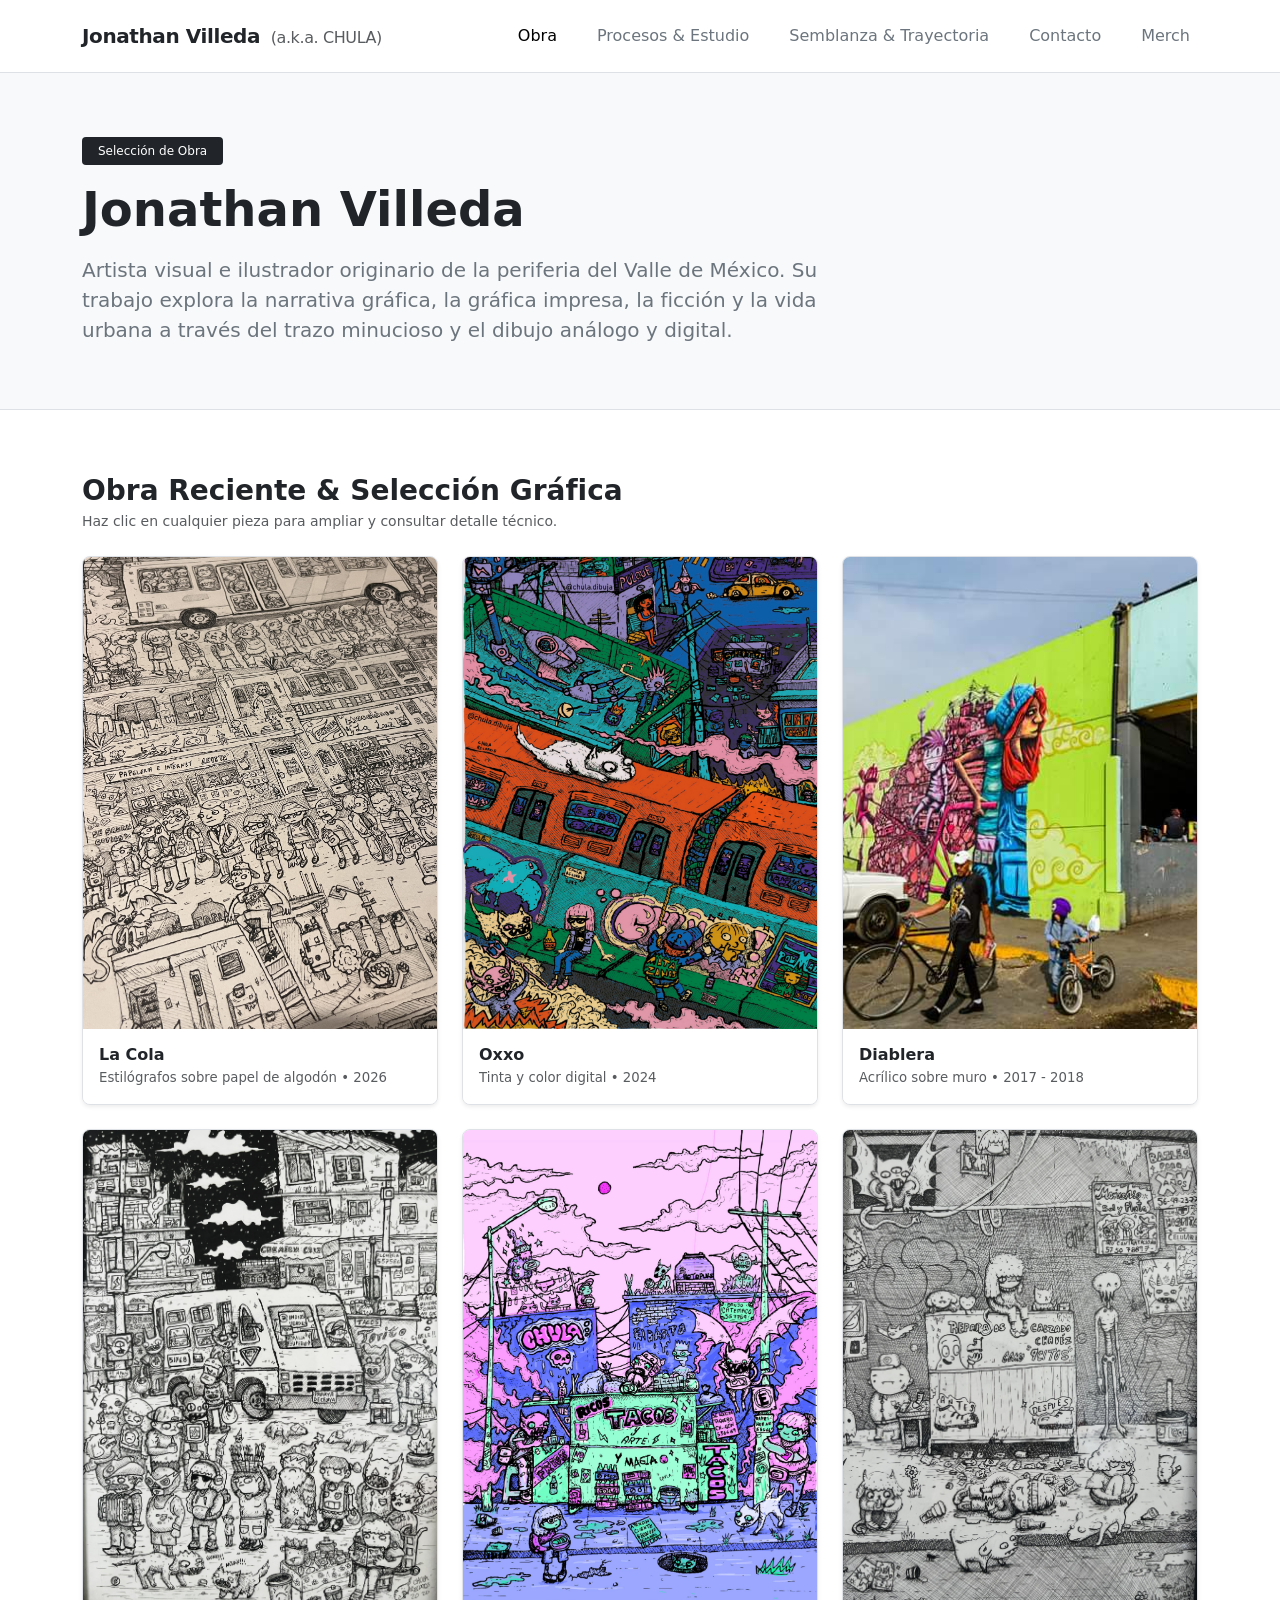
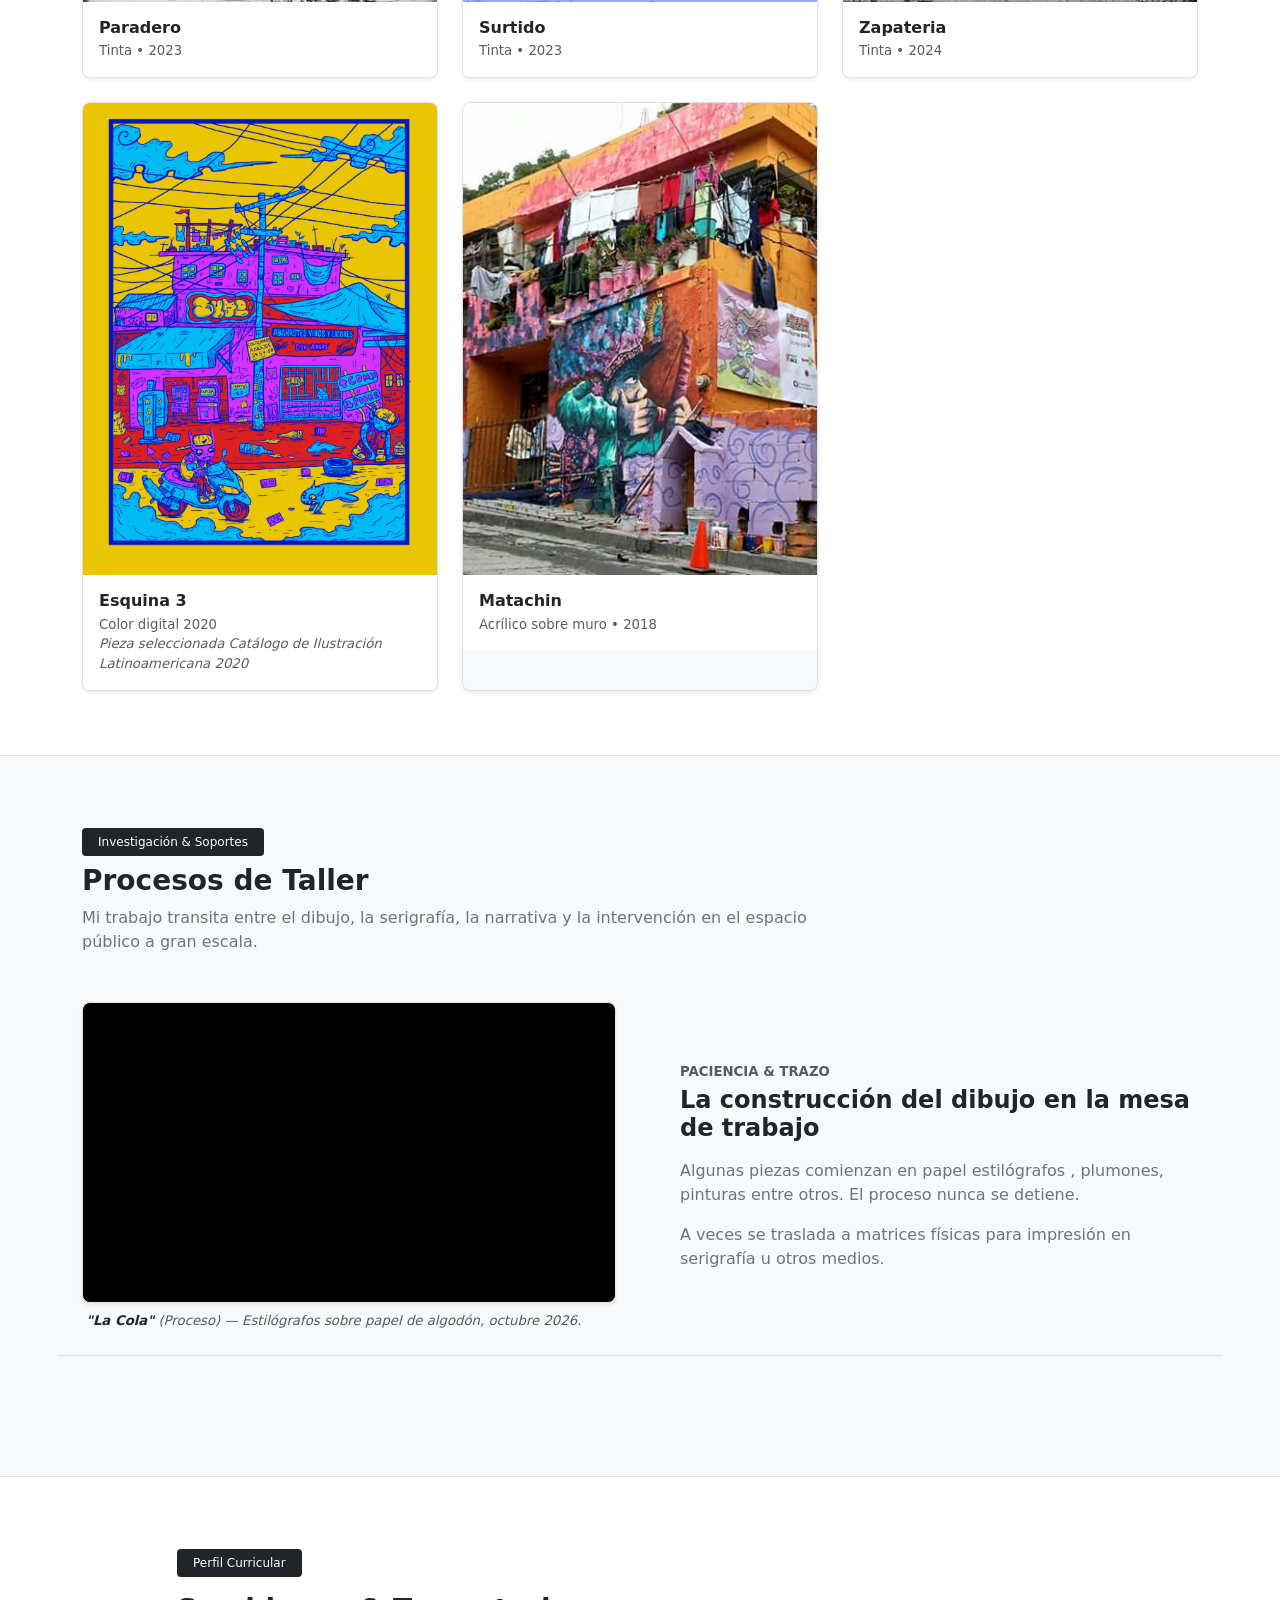
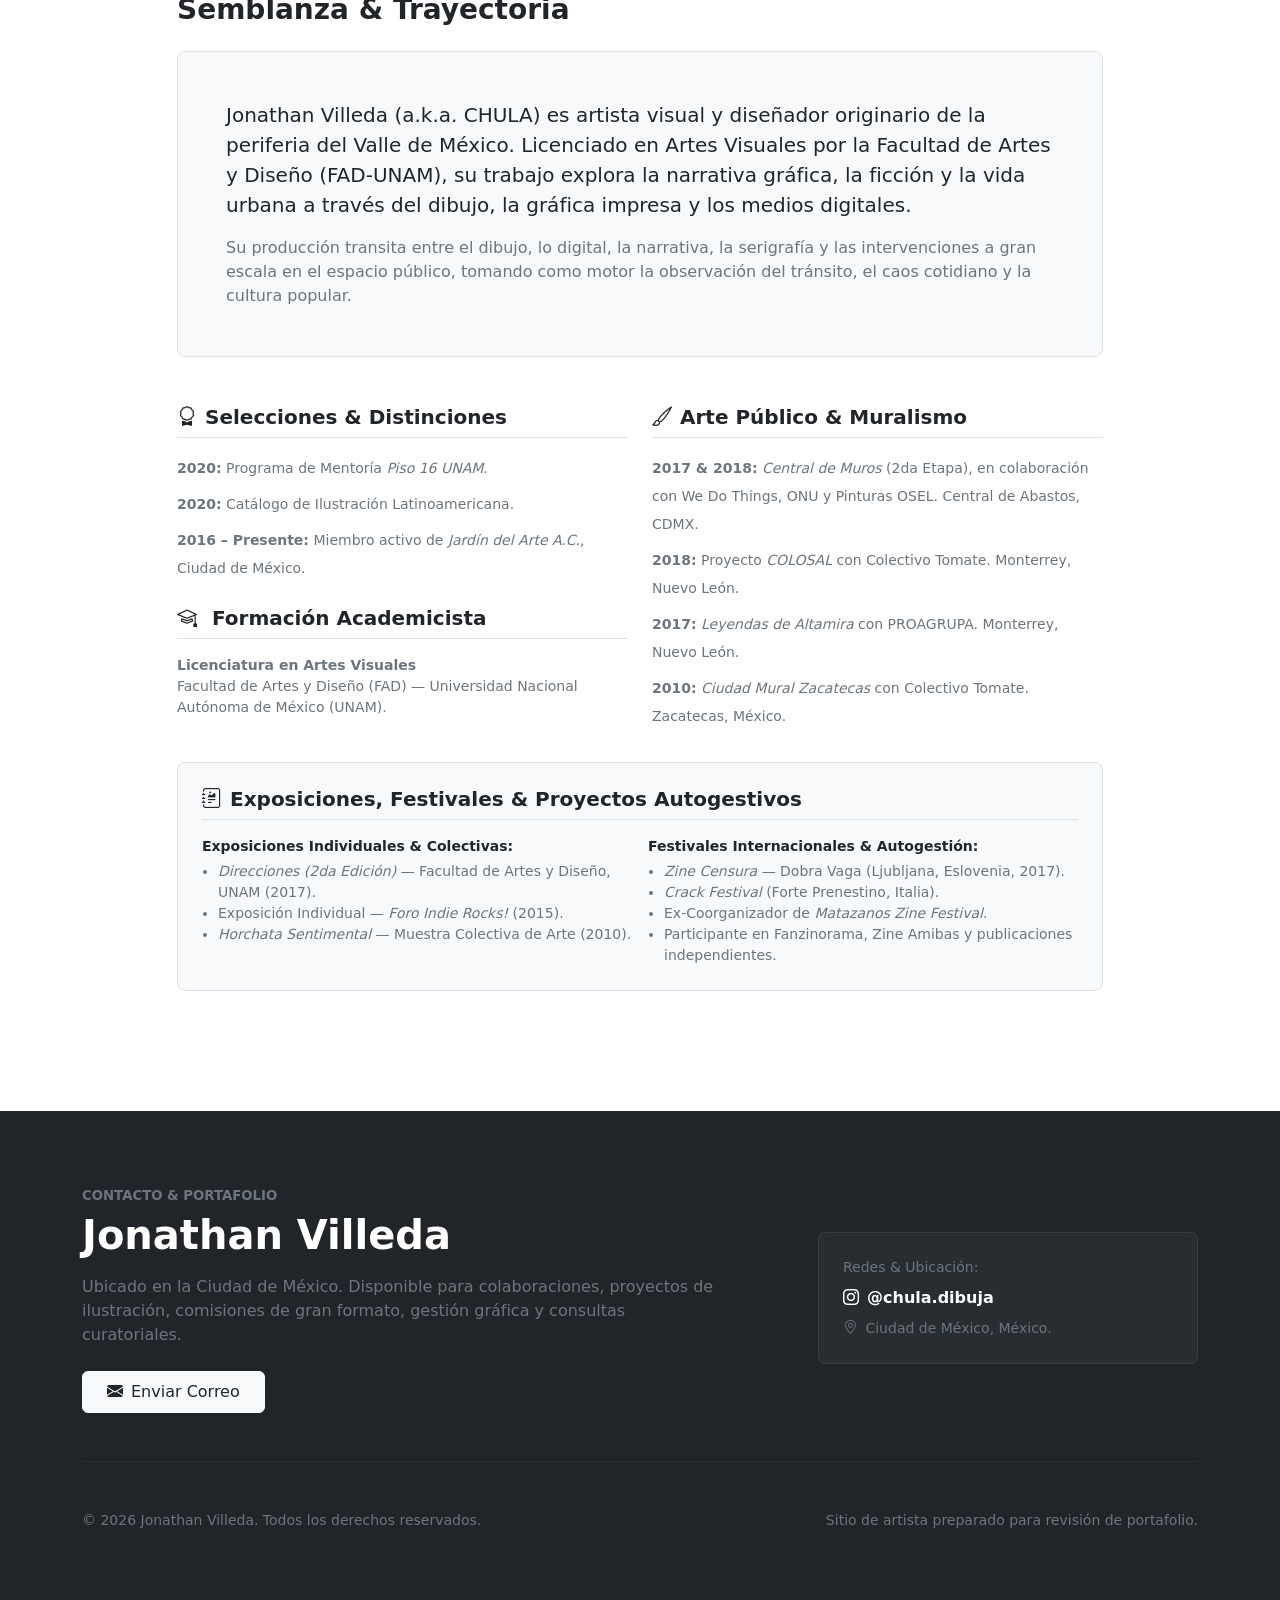
<file: index.html>
<!DOCTYPE html>
<html lang="es">
<head>
    <meta charset="UTF-8">
    <meta name="viewport" content="width=device-width, initial-scale=1.0">
    <title>Jonathan Villeda (CHULA) — Artista Visual & Ilustrador</title>
    <!-- Bootstrap 5 CSS -->
    <link href="https://cdn.jsdelivr.net/npm/bootstrap@5.3.3/dist/css/bootstrap.min.css" rel="stylesheet">
    <!-- Bootstrap Icons -->
    <link rel="stylesheet" href="https://cdn.jsdelivr.net/npm/bootstrap-icons@1.11.3/font/bootstrap-icons.min.css">
    <!-- Estilos personalizados -->
    <link rel="stylesheet" href="css/style.css">
        <!--FAVICON-->
        <link rel="apple-touch-icon" sizes="180x180" href="favicon/apple-touch-icon.png">
        <link rel="icon" type="image/png" sizes="32x32" href="favicon/favicon-32x32.png">
        <link rel="icon" type="image/png" sizes="16x16" href="favicon/favicon-16x16.png">
        <link rel="manifest" href="favicon/site.webmanifest">
        <link rel="mask-icon" href="favicon/safari-pinned-tab.svg" color="#5bbad5">
        <link rel="shortcut icon" href="favicon/favicon.ico">
        <meta name="msapplication-TileColor" content="#00aba9">
        <meta name="msapplication-config" content="favicon/browserconfig.xml">
        <meta name="theme-color" content="#ffffff">
</head>
<body class="bg-white text-dark">

    <!-- Navbar Minimalista (Sticky) -->
    <nav class="navbar navbar-expand-lg navbar-light bg-white border-bottom sticky-top py-3">
        <div class="container">
            <a class="navbar-brand fw-bold tracking-tight text-dark" href="#">
                Jonathan Villeda <span class="fw-normal text-muted fs-6 ms-1">(a.k.a. CHULA)</span>
            </a>
            <button class="navbar-toggler border-0" type="button" data-bs-toggle="collapse" data-bs-target="#navbarNav">
                <span class="navbar-toggler-icon"></span>
            </button>
            <div class="collapse navbar-collapse justify-content-end" id="navbarNav">
                <ul class="navbar-nav gap-lg-4 mt-3 mt-lg-0">
                    <li class="nav-item"><a class="nav-link active fw-medium" href="#obra">Obra</a></li>
                    <li class="nav-item"><a class="nav-link text-secondary fw-medium" href="#procesos">Procesos & Estudio</a></li>
                    <li class="nav-item"><a class="nav-link text-secondary fw-medium" href="#trayectoria">Semblanza & Trayectoria</a></li>
                    <li class="nav-item"><a class="nav-link text-secondary fw-medium" href="#contacto">Contacto</a></li>
                    <li class="nav-item"><a class="nav-link text-secondary fw-medium" href="tienda.html">Merch</a></li>
                </ul>
            </div>
        </div>
    </nav>

    <!-- Header / Introducción Breve -->
    <header class="py-5 bg-light border-bottom">
        <div class="container py-3">
            <div class="row">
                <div class="col-lg-8">
                    <span class="badge bg-dark text-white px-3 py-2 mb-3 rounded-1 fw-normal">Selección de Obra</span>
                    <h1 class="display-5 fw-bold mb-3">Jonathan Villeda</h1>
                    <p class="lead text-secondary mb-0">
                        Artista visual e ilustrador originario de la periferia del Valle de México. Su trabajo explora la narrativa gráfica, la gráfica impresa, la ficción y la vida urbana a través del trazo minucioso y el dibujo análogo y digital.
                    </p>
                </div>
            </div>
        </div>
    </header>

    <!-- Grid de Obra Seleccionada -->
    <section id="obra" class="py-5">
        <div class="container py-3">
            <div class="d-flex justify-content-between align-items-end mb-4">
                <div>
                    <h2 class="h3 fw-bold mb-1">Obra Reciente & Selección Gráfica</h2>
                    <p class="text-muted small mb-0">Haz clic en cualquier pieza para ampliar y consultar detalle técnico.</p>
                </div>
            </div>

            <div class="row g-4">
                <!-- Pieza 1: La Cola -->
                <div class="col-md-6 col-lg-4">
                    <div class="artwork-card bg-light rounded-3 overflow-hidden border shadow-sm h-100" 
                        data-bs-toggle="modal" 
                        data-bs-target="#artworkModal" 
                        data-imgs="assets/img/la_cola_2.jpg, assets/img/la_cola_3.jpg, assets/img/la_cola_4.jpg" 
                        data-title="La Cola" 
                        data-tech="Estilógrafos sobre papel de algodón" 
                        data-year="Octubre 2026"
                        data-desc="'La cola empieza en la otra cuadra'. La cola es el término popular que usamos en la Ciudad  de México para referirnos a una fila. Mi ilustración parte de observar día con día a las personas de a pie, la clase que sostiene el todo de esta gran ciudad.">
                        
                        <div class="ratio ratio-3x4 overflow-hidden">
                            <img src="assets/img/la_cola.jpg" class="object-fit-cover artwork-img" alt="La Cola">
                        </div>
                        <div class="p-3 bg-white">
                            <h3 class="h6 fw-bold mb-1 text-dark">La Cola</h3>
                            <p class="text-muted fs-7 mb-0">Estilógrafos sobre papel de algodón • 2026</p>
                        </div>
                    </div>
                </div>

                <!-- Pieza 2: Oxxo -->
                 
                <div class="col-md-6 col-lg-4">
                    <div class="artwork-card bg-light rounded-3 overflow-hidden border shadow-sm h-100" 
                        data-bs-toggle="modal" 
                        data-bs-target="#artworkModal" 
                        data-imgs="assets/img/oxxo_2.jpg, assets/img/oxxo_3.jpg, assets/img/oxxo_4.jpg" 
                        data-title="Oxxo" 
                        data-tech="Tinta y color digital" 
                        data-year="2024"
                        data-desc="">
                        
                        <div class="ratio ratio-3x4 overflow-hidden">
                            <img src="assets/img/oxxo.jpg" class="object-fit-cover artwork-img" alt="La Cola">
                        </div>
                        <div class="p-3 bg-white">
                            <h3 class="h6 fw-bold mb-1 text-dark">Oxxo</h3>
                            <p class="text-muted fs-7 mb-0">Tinta y color digital • 2024</p>
                        </div>
                    </div>
                </div>

                <!-- Pieza 6: Proyecto Gran Formato / Mural -->
                <div class="col-md-6 col-lg-4">
                    <div class="artwork-card bg-light rounded-3 overflow-hidden border shadow-sm h-100" data-bs-toggle="modal" data-bs-target="#artworkModal"
                          data-imgs="assets/img/diablera_2.jpg, assets/img/diablera_3.jpg, assets/img/diablera_4.jpg, assets/img/diablera_5.jpg" 
                         data-title="Diablera" 
                         data-tech="Acrílico y esmalte sobre muro" 
                         data-year="2017 - 2018"
                         data-desc="Intervención a gran escala desarrollada en la Central de Abastos de la CDMX en colaboración con We Do Things y la ONU.">
                        <div class="ratio ratio-3x4 overflow-hidden">
                            <img src="assets/img/diablera_1.jpg" class="object-fit-cover artwork-img" alt="Central de Muros" onerror="this.src='https://placehold.co/600x800?text=Mural+Gran+Formato';">
                        </div>
                        <div class="p-3 bg-white">
                            <h3 class="h6 fw-bold mb-1 text-dark">Diablera</h3>
                            <p class="text-muted fs-7 mb-0">Acrílico sobre muro • 2017 - 2018</p>
                        </div>
                    </div>
                </div>

                <!-- Pieza 3: Paradero-->
                 
                <div class="col-md-6 col-lg-4">
                    <div class="artwork-card bg-light rounded-3 overflow-hidden border shadow-sm h-100" 
                        data-bs-toggle="modal" 
                        data-bs-target="#artworkModal" 
                        data-imgs="assets/img/paradero_2.jpeg" 
                        data-title="Paradero" 
                        data-tech="Tinta" 
                        data-year="2023"
                        data-desc="">
                        
                        <div class="ratio ratio-3x4 overflow-hidden">
                            <img src="assets/img/paradero.jpg" class="object-fit-cover artwork-img" alt="La Cola">
                        </div>
                        <div class="p-3 bg-white">
                            <h3 class="h6 fw-bold mb-1 text-dark">Paradero</h3>
                            <p class="text-muted fs-7 mb-0">Tinta • 2023</p>
                        </div>
                    </div>
                </div>
                <!-- Pieza 3: Surtido-->
                 
                <div class="col-md-6 col-lg-4">
                    <div class="artwork-card bg-light rounded-3 overflow-hidden border shadow-sm h-100" 
                        data-bs-toggle="modal" 
                        data-bs-target="#artworkModal" 
                        data-imgs="assets/img/surtido.jpg" 
                        data-title="Surtido" 
                        data-tech="Tinta y color digital" 
                        data-year="2023"
                        data-desc="">
                        
                        <div class="ratio ratio-3x4 overflow-hidden">
                            <img src="assets/img/surtido.jpg" class="object-fit-cover artwork-img" alt="La Cola">
                        </div>
                        <div class="p-3 bg-white">
                            <h3 class="h6 fw-bold mb-1 text-dark">Surtido</h3>
                            <p class="text-muted fs-7 mb-0">Tinta • 2023</p>
                        </div>
                    </div>
                </div>

                <!-- Pieza 3: Zapatería -->
                 
                <div class="col-md-6 col-lg-4">
                    <div class="artwork-card bg-light rounded-3 overflow-hidden border shadow-sm h-100" 
                        data-bs-toggle="modal" 
                        data-bs-target="#artworkModal" 
                        data-imgs="assets/img/zapateria.jpg" 
                        data-title="Zapateria" 
                        data-tech="Tinta" 
                        data-year="2024"
                        data-desc="">
                        
                        <div class="ratio ratio-3x4 overflow-hidden">
                            <img src="assets/img/zapateria.jpg" class="object-fit-cover artwork-img" alt="La Cola">
                        </div>
                        <div class="p-3 bg-white">
                            <h3 class="h6 fw-bold mb-1 text-dark">Zapateria</h3>
                            <p class="text-muted fs-7 mb-0">Tinta • 2024</p>
                        </div>
                    </div>
                </div>

                <!-- Pieza 3: Esquina 3-->
                 
                <div class="col-md-6 col-lg-4">
                    <div class="artwork-card bg-light rounded-3 overflow-hidden border shadow-sm h-100" 
                        data-bs-toggle="modal" 
                        data-bs-target="#artworkModal" 
                        data-imgs="assets/img/esquina_3.jpg" 
                        data-title="Zapateria" 
                        data-tech="Digital , Pieza seleccionada Catálogo de Ilustración Latinoamericana 2020" 
                        data-year="2024"
                        data-desc="">
                        
                        <div class="ratio ratio-3x4 overflow-hidden">
                            <img src="assets/img/esquina_3.jpg" class="object-fit-cover artwork-img" alt="La Cola">
                        </div>
                        <div class="p-3 bg-white">
                            <h3 class="h6 fw-bold mb-1 text-dark">Esquina 3</h3>
                            <p class="text-muted fs-7 mb-0">Color digital 2020</p>
                            <p class="text-muted fs-7 mb-0"><i>Pieza seleccionada Catálogo de Ilustración Latinoamericana 2020</i></p>
                        </div>
                    </div>
                </div>

                <!-- Pieza 5: Narrativa / Ficción Urbana -->
                <!-- <div class="col-md-6 col-lg-4">
                    <div class="artwork-card bg-light rounded-3 overflow-hidden border shadow-sm h-100" data-bs-toggle="modal" data-bs-target="#artworkModal"
                         data-img="assets/img/transito.jpg" 
                         data-title="Tránsito & Caos" 
                         data-tech="Tinta china y técnica mixta" 
                         data-year="2025"
                         data-desc="Secuencia narrativa sobre la experiencia del transporte público y el tránsito en el Valle de México.">
                        <div class="ratio ratio-3x4 overflow-hidden">
                            <img src="assets/img/transito.jpg" class="object-fit-cover artwork-img" alt="Tránsito" onerror="this.src='https://placehold.co/600x800?text=Tr%C3%A1nsito+(2025)';">
                        </div>
                        <div class="p-3 bg-white">
                            <h3 class="h6 fw-bold mb-1 text-dark">Tránsito & Caos</h3>
                            <p class="text-muted fs-7 mb-0">Tinta china y técnica mixta • 2025</p>
                        </div>
                    </div>
                </div> -->

                <!-- Pieza 6: Proyecto Gran Formato / Mural -->
                <div class="col-md-6 col-lg-4">
                    <div class="artwork-card bg-light rounded-3 overflow-hidden border shadow-sm h-100" data-bs-toggle="modal" data-bs-target="#artworkModal"
                          data-imgs="assets/img/matachin_2.jpg, assets/img/matachin_3.jpg" 
                         data-title="Matachin" 
                         data-tech="Acrílico y esmalte sobre muro" 
                         data-year="2017 - 2018"
                         data-desc="Intervención en el cerro de Altamira en Monterrey Nuevo Léon en colaboración con COMEX y PROAGRUPA">
                        <div class="ratio ratio-3x4 overflow-hidden">
                            <img src="assets/img/matachin.jpg" class="object-fit-cover artwork-img" alt="Central de Muros" onerror="this.src='https://placehold.co/600x800?text=Mural+Gran+Formato';">
                        </div>
                        <div class="p-3 bg-white">
                            <h3 class="h6 fw-bold mb-1 text-dark">Matachin</h3>
                            <p class="text-muted fs-7 mb-0">Acrílico sobre muro • 2018</p>
                        </div>
                    </div>
                </div>

            </div>
        </div>
    </section>

    <!-- 2. Procesos, Taller y Gran Formato (Trasfondo Técnico) -->
    <section id="procesos" class="py-5 bg-light border-top border-bottom trayectoria-section">
        <div class="container py-4">
            <div class="row mb-5">
                <div class="col-lg-8">
                    <span class="badge bg-dark text-white px-3 py-2 mb-2 rounded-1 fw-normal">Investigación & Soportes</span>
                    <h2 class="h3 fw-bold mb-2">Procesos de Taller</h2>
                    <p class="text-secondary leading-relaxed mb-0">
                        Mi trabajo transita entre el dibujo, la serigrafía, la narrativa y la intervención en el espacio público a gran escala.
                    </p>
                </div>
            </div>

            <!-- Fila A: Video de Proceso + Texto -->
            <div class="row align-items-center g-5 mb-5 pb-4 border-bottom">
                <div class="col-lg-6">
                    <figure class="m-0">
                        <div class="ratio ratio-16x9 rounded-3 overflow-hidden shadow-sm border bg-black">
                            <video class="w-100 h-100 object-fit-cover" autoplay muted loop playsinline>
                                <source src="assets/video_portada.mp4" type="video/mp4">
                                <source src="assets/video.webm" type="video/webm">
                                Tu navegador no soporta la reproducción de video.
                            </video>
                        </div>
                        <figcaption class="text-start text-muted fs-7 fst-italic mt-2 ps-1">
                            <span class="fw-semibold text-dark">"La Cola"</span> (Proceso) — Estilógrafos sobre papel de algodón, octubre 2026.
                        </figcaption>
                    </figure>
                </div>
                <div class="col-lg-6">
                    <div class="ps-lg-3">
                        <span class="text-uppercase tracking-wider text-muted fs-7 fw-semibold d-block mb-1">Paciencia & Trazo </span>
                        <h3 class="h4 fw-bold mb-3">La construcción del dibujo en la mesa de trabajo</h3>
                        <p class="text-secondary leading-relaxed mb-3">
                            Algunas piezas comienzan en papel estilógrafos , plumones, pinturas entre otros. El proceso nunca se detiene.
                        </p>
                        <p class="text-secondary leading-relaxed mb-0">
                            A veces se traslada a matrices físicas para impresión en serigrafía u otros medios.
                        </p>
                    </div>
                </div>
            </div>

            <!-- Fila B: Stacks Interactivos de Muralismo & Fanzines 
            <div class="row align-items-center g-5 pt-3">
                <div class="col-lg-6">
                    <div class="pe-lg-3">
                        <span class="text-uppercase tracking-wider text-muted fs-7 fw-semibold d-block mb-1">Arte Público & Gráfica Autónoma</span>
                        <h3 class="h4 fw-bold mb-3">Del fanzine al muro de gran formato</h3>
                        <p class="text-secondary leading-relaxed mb-3">
                            Llevar el dibujo a la calle mediante intervenciones murales en la Central de Abastos o festivales en el país permite experimentar la escala monumental y el diálogo comunitario directos.
                        </p>
                        <p class="text-secondary leading-relaxed mb-0">
                            Paralelamente, la autogestión editorial a través de festivales como <em>Matazanos</em> o encuentros internacionales en Italia y Eslovenia sostiene una producción gráfica libre y de libre circulación.
                        </p>
                    </div>
                </div>-->
                <!--    
                <div class="col-lg-6">
                    Contenedor del Stack de Fotos Interactivo 
                    <div class="photo-stack">
                        Foto 1 (Activa) 
                        <figure class="stack-card active-card m-0 p-3 bg-white rounded-3 shadow-sm border">
                            <div class="ratio ratio-3x4 rounded-2 overflow-hidden mb-2">
                                <img src="assets/img/mural_muros.jpg" class="object-fit-cover" alt="Central de Muros" onerror="this.src='https://placehold.co/600x800?text=Central+de+Muros+(Mural)';">
                            </div>
                            <figcaption class="text-start text-muted fs-7 fst-italic ps-1">
                                <span class="fw-semibold text-dark">Central de Muros</span> — Intervención en Central de Abastos CDMX, 2017.
                            </figcaption>
                            <span class="stack-badge badge bg-dark opacity-75">Haz clic para voltear</span>
                        </figure>

                        Foto 2 (Atrás) 
                        <figure class="stack-card m-0 p-3 bg-white rounded-3 shadow-sm border">
                            <div class="ratio ratio-3x4 rounded-2 overflow-hidden mb-2">
                                <img src="assets/img/fanzines.jpg" class="object-fit-cover" alt="Edición de Fanzines" onerror="this.src='https://placehold.co/600x800?text=Matazanos+Zine+Fest';">
                            </div>
                            <figcaption class="text-start text-muted fs-7 fst-italic ps-1">
                                <span class="fw-semibold text-dark">Matazanos & Gráfica Impresa</span> — Ediciones en serigrafía y fanzines.
                            </figcaption>
                            <span class="stack-badge badge bg-dark opacity-75">Haz clic para voltear</span>
                        </figure>
                    </div>
                </div>-->
            </div>
        </div>
    </section>

    <!-- 3. Semblanza & CV Institucional -->
    <section id="trayectoria" class="py-5 bg-white">
        <div class="container py-4">
            <div class="row justify-content-center mb-5">
                <div class="col-lg-10">
                    <span class="badge bg-dark text-white px-3 py-2 mb-3 rounded-1 fw-normal">Perfil Curricular</span>
                    <h2 class="h3 fw-bold mb-4">Semblanza & Trayectoria</h2>
                    
                    <!-- Semblanza Narrativa -->
                    <div class="bg-light p-4 p-md-5 rounded-3 border mb-5">
                        <p class="lead text-dark fw-medium mb-3">
                            Jonathan Villeda (a.k.a. CHULA) es artista visual y diseñador originario de la periferia del Valle de México. Licenciado en Artes Visuales por la Facultad de Artes y Diseño (FAD-UNAM), su trabajo explora la narrativa gráfica, la ficción y la vida urbana a través del dibujo, la gráfica impresa y los medios digitales.
                        </p>
                        <p class="text-secondary leading-relaxed mb-0">
                            Su producción transita entre el dibujo,  lo digital, la narrativa, la serigrafía y las intervenciones a gran escala en el espacio público, tomando como motor la observación del tránsito, el caos cotidiano y la cultura popular.
                        </p>
                    </div>

                    <!-- Desglose Tipo CV para Consulta Rápida de Jurado -->
                    <div class="row g-4">
                        <!-- Columna 1: Selecciones & Distinciones + Formación -->
                        <div class="col-md-6">
                            <div class="card border-0 bg-transparent h-100">
                                <div class="card-body p-0">
                                    <h3 class="h5 fw-bold text-dark mb-3 pb-2 border-bottom">
                                        <i class="bi bi-award me-2 text-dark"></i>Selecciones & Distinciones
                                    </h3>
                                    <ul class="list-unstyled text-secondary small lh-lg mb-4">
                                        <li class="mb-2"><strong>2020:</strong> Programa de Mentoría <em>Piso 16 UNAM</em>.</li>
                                        <li class="mb-2"><strong>2020:</strong> Catálogo de Ilustración Latinoamericana.</li>
                                        <li class="mb-2"><strong>2016 – Presente:</strong> Miembro activo de <em>Jardín del Arte A.C.</em>, Ciudad de México.</li>
                                    </ul>

                                    <h3 class="h5 fw-bold text-dark mb-3 pb-2 border-bottom">
                                        <i class="bi bi-mortarboard me-2 text-dark"> </i>Formación Academicista
                                    </h3>
                                    <p class="text-secondary small mb-0">
                                        <strong>Licenciatura en Artes Visuales</strong><br>
                                        Facultad de Artes y Diseño (FAD) — Universidad Nacional Autónoma de México (UNAM).
                                    </p>
                                </div>
                            </div>
                        </div>

                        <!-- Columna 2: Arte Público & Muralismo -->
                        <div class="col-md-6">
                            <div class="card border-0 bg-transparent h-100">
                                <div class="card-body p-0">
                                    <h3 class="h5 fw-bold text-dark mb-3 pb-2 border-bottom">
                                        <i class="bi bi-brush me-2 text-dark"></i>Arte Público & Muralismo
                                    </h3>
                                    <ul class="list-unstyled text-secondary small lh-lg mb-0">
                                        <li class="mb-2"><strong>2017 & 2018:</strong> <em>Central de Muros</em> (2da Etapa), en colaboración con We Do Things, ONU y Pinturas OSEL. Central de Abastos, CDMX.</li>
                                        <li class="mb-2"><strong>2018:</strong> Proyecto <em>COLOSAL</em> con Colectivo Tomate. Monterrey, Nuevo León.</li>
                                        <li class="mb-2"><strong>2017:</strong> <em>Leyendas de Altamira</em> con PROAGRUPA. Monterrey, Nuevo León.</li>
                                        <li class="mb-2"><strong>2010:</strong> <em>Ciudad Mural Zacatecas</em> con Colectivo Tomate. Zacatecas, México.</li>
                                    </ul>
                                </div>
                            </div>
                        </div>

                        <!-- Fila Completa Inferior: Exposiciones & Festivales -->
                        <div class="col-12 mt-4">
                            <div class="p-4 bg-light rounded-3 border">
                                <h3 class="h5 fw-bold text-dark mb-3 pb-2 border-bottom">
                                    <i class="bi bi-journal-richtext me-2 text-dark"></i>Exposiciones, Festivales & Proyectos Autogestivos
                                </h3>
                                <div class="row g-3 text-secondary small">
                                    <div class="col-md-6">
                                        <p class="fw-bold text-dark mb-1">Exposiciones Individuales & Colectivas:</p>
                                        <ul class="ps-3 mb-0">
                                            <li><em>Direcciones (2da Edición)</em> — Facultad de Artes y Diseño, UNAM (2017).</li>
                                            <li>Exposición Individual — <em>Foro Indie Rocks!</em> (2015).</li>
                                            <li><em>Horchata Sentimental</em> — Muestra Colectiva de Arte (2010).</li>
                                        </ul>
                                    </div>
                                    <div class="col-md-6">
                                        <p class="fw-bold text-dark mb-1">Festivales Internacionales & Autogestión:</p>
                                        <ul class="ps-3 mb-0">
                                            <li><em>Zine Censura</em> — Dobra Vaga (Ljubljana, Eslovenia, 2017).</li>
                                            <li><em>Crack Festival</em> (Forte Prenestino, Italia).</li>
                                            <li>Ex-Coorganizador de <em>Matazanos Zine Festival</em>.</li>
                                            <li>Participante en Fanzinorama, Zine Amibas y publicaciones independientes.</li>
                                        </ul>
                                    </div>
                                </div>
                            </div>
                        </div>

                    </div>
                </div>
            </div>
        </div>
    </section>

    <!-- 4. Footer & Contacto -->
    <footer id="contacto" class="py-5 bg-dark text-white">
        <div class="container py-4">
            <div class="row align-items-center g-4">
                <div class="col-lg-7">
                    <span class="text-uppercase tracking-wider text-secondary fs-7 fw-semibold">Contacto & Portafolio</span>
                    <h3 class="display-6 fw-bold text-white mt-1 mb-3">Jonathan Villeda</h3>
                    <p class="text-secondary mb-4 leading-relaxed">
                        Ubicado en la Ciudad de México. Disponible para colaboraciones, proyectos de ilustración, comisiones de gran formato, gestión gráfica y consultas curatoriales.
                    </p>
                    <div class="d-flex flex-wrap gap-3">
                        <!-- Botón Dossier/CV PDF (Altamente valorado por jueces) -->
                        <!-- <a href="assets/Dossier_Jonathan_Villeda_2026.pdf" download class="btn btn-outline-light px-4 py-2">
                            <i class="bi bi-file-earmark-pdf me-2"></i>Descargar Dossier / CV (PDF)
                        </a> -->
                        <a href="mailto:hola.chularecords@gmail.com" class="btn btn-light text-dark px-4 py-2 fw-medium">
                            <i class="bi bi-envelope-fill me-2"></i>Enviar Correo
                        </a>
                    </div>
                </div>
                
                <div class="col-lg-5 text-lg-end">
                    <div class="p-4 bg-secondary bg-opacity-10 rounded-3 border border-secondary border-opacity-25 d-inline-block text-start w-100 max-w-sm">
                        <p class="small text-secondary mb-2">Redes & Ubicación:</p>
                        <p class="mb-2">
                            <a href="https://instagram.com/chula.dibuja" target="_blank" class="text-white text-decoration-none fw-semibold fs-6">
                                <i class="bi bi-instagram me-2"></i>@chula.dibuja
                            </a>
                        </p>
                        <p class="text-secondary small mb-0">
                            <i class="bi bi-geo-alt me-1"></i> Ciudad de México, México.
                        </p>
                    </div>
                </div>
            </div>

            <hr class="my-5 border-secondary border-opacity-50">

            <div class="d-flex flex-column flex-sm-row justify-content-between align-items-center text-secondary small">
                <p class="mb-2 mb-sm-0">&copy; 2026 Jonathan Villeda. Todos los derechos reservados.</p>
                <p class="mb-0">Sitio de artista preparado para revisión de portafolio.</p>
            </div>
        </div>
    </footer>

    <!-- Modal Lightbox (Detalle para el jurado) -->
    <!-- Modal Lightbox Único con Carrusel de Imágenes -->
    <div class="modal fade" id="artworkModal" tabindex="-1" aria-hidden="true">
        <div class="modal-dialog modal-dialog-centered modal-xl">
            <div class="modal-content border-0 shadow-lg">
                <div class="modal-header border-0 pb-0">
                    <button type="button" class="btn-close" data-bs-dismiss="modal" aria-label="Cerrar"></button>
                </div>
                <div class="modal-body p-4">
                    <div class="row g-4 align-items-center">
                        <!-- Columna Izquierda: Carrusel de Galería/Detalles -->
                        <div class="col-lg-8">
                            <div id="artworkCarousel" class="carousel slide carousel-fade bg-light rounded-2 overflow-hidden border" data-bs-ride="false">
                                <!-- Diapositivas (Generadas dinámicamente por JS) -->
                                <div class="carousel-inner" id="carouselSlides">
                                    <!-- Aquí se insertan las imágenes -->
                                </div>
                                
                                <!-- Controles del Carrusel (Anterior / Siguiente) -->
                                <button class="carousel-control-prev" type="button" data-bs-target="#artworkCarousel" data-bs-slide="prev" id="carouselPrevBtn">
                                    <span class="carousel-control-prev-icon bg-dark bg-opacity-50 p-3 rounded-circle" aria-hidden="true"></span>
                                    <span class="visually-hidden">Anterior</span>
                                </button>
                                <button class="carousel-control-next" type="button" data-bs-target="#artworkCarousel" data-bs-slide="next" id="carouselNextBtn">
                                    <span class="carousel-control-next-icon bg-dark bg-opacity-50 p-3 rounded-circle" aria-hidden="true"></span>
                                    <span class="visually-hidden">Siguiente</span>
                                </button>
                            </div>
                        </div>

                        <!-- Columna Derecha: Ficha Técnica & Descripción -->
                        <div class="col-lg-4">
                            <h3 id="modalTitle" class="h4 fw-bold text-dark mb-2"></h3>
                            <p id="modalTech" class="text-muted fs-7 mb-1"></p>
                            <span id="modalYear" class="badge bg-dark mb-3 fw-normal"></span>
                            <hr class="my-3">
                            <p id="modalDesc" class="text-secondary small leading-relaxed"></p>
                        </div>
                    </div>
                </div>
            </div>
        </div>
    </div>


    <!-- Scripts -->
    <script src="https://cdn.jsdelivr.net/npm/bootstrap@5.3.3/dist/js/bootstrap.bundle.min.js"></script>
    <script>
        // Script para cargar dinámicamente la información en el modal cuando el jurado da clic
        document.addEventListener('DOMContentLoaded', () => {
        const artworkModal = document.getElementById('artworkModal');
        
        if (artworkModal) {
            artworkModal.addEventListener('show.bs.modal', event => {
                const button = event.relatedTarget;
                
                // 1. Obtener lista de imágenes (separadas por comas)
                const imgsRaw = button.getAttribute('data-imgs') || '';
                const imgList = imgsRaw.split(',').map(url => url.trim()).filter(url => url !== '');
                
                // 2. Rellenar datos de texto
                document.getElementById('modalTitle').textContent = button.getAttribute('data-title');
                document.getElementById('modalTech').textContent = button.getAttribute('data-tech');
                document.getElementById('modalYear').textContent = button.getAttribute('data-year');
                document.getElementById('modalDesc').textContent = button.getAttribute('data-desc');

                // 3. Generar slides para el carrusel
                const carouselSlides = document.getElementById('carouselSlides');
                const prevBtn = document.getElementById('carouselPrevBtn');
                const nextBtn = document.getElementById('carouselNextBtn');
                
                carouselSlides.innerHTML = ''; // Limpiar anteriores

                imgList.forEach((imgUrl, index) => {
                    const isActive = index === 0 ? 'active' : '';
                    const slideHTML = `
                        <div class="carousel-item ${isActive}">
                            <div class="d-flex align-items-center justify-content-center bg-light" style="min-height: 400px; max-height: 70vh;">
                                <img src="${imgUrl}" class="d-block img-fluid object-fit-contain w-100" style="max-height: 70vh;" alt="Detalle de obra">
                            </div>
                        </div>
                    `;
                    carouselSlides.innerHTML += slideHTML;
                });

                // 4. Si solo hay 1 imagen, ocultar los botones de navegación del carrusel
                if (imgList.length <= 1) {
                    prevBtn.classList.add('d-none');
                    nextBtn.classList.add('d-none');
                } else {
                    prevBtn.classList.remove('d-none');
                    nextBtn.classList.remove('d-none');
                }
            });
        }
    });
    </script>
    <script>
    // Script para la interacción de voltear las fotos del Stack al dar clic
    document.addEventListener('DOMContentLoaded', () => {
        const photoStacks = document.querySelectorAll('.photo-stack');

        photoStacks.forEach(stack => {
            const cards = stack.querySelectorAll('.stack-card');

            stack.addEventListener('click', () => {
                cards.forEach(card => {
                    card.classList.toggle('active-card');
                });
            });
        });
    });
</script>
</body>
</html>
</file>
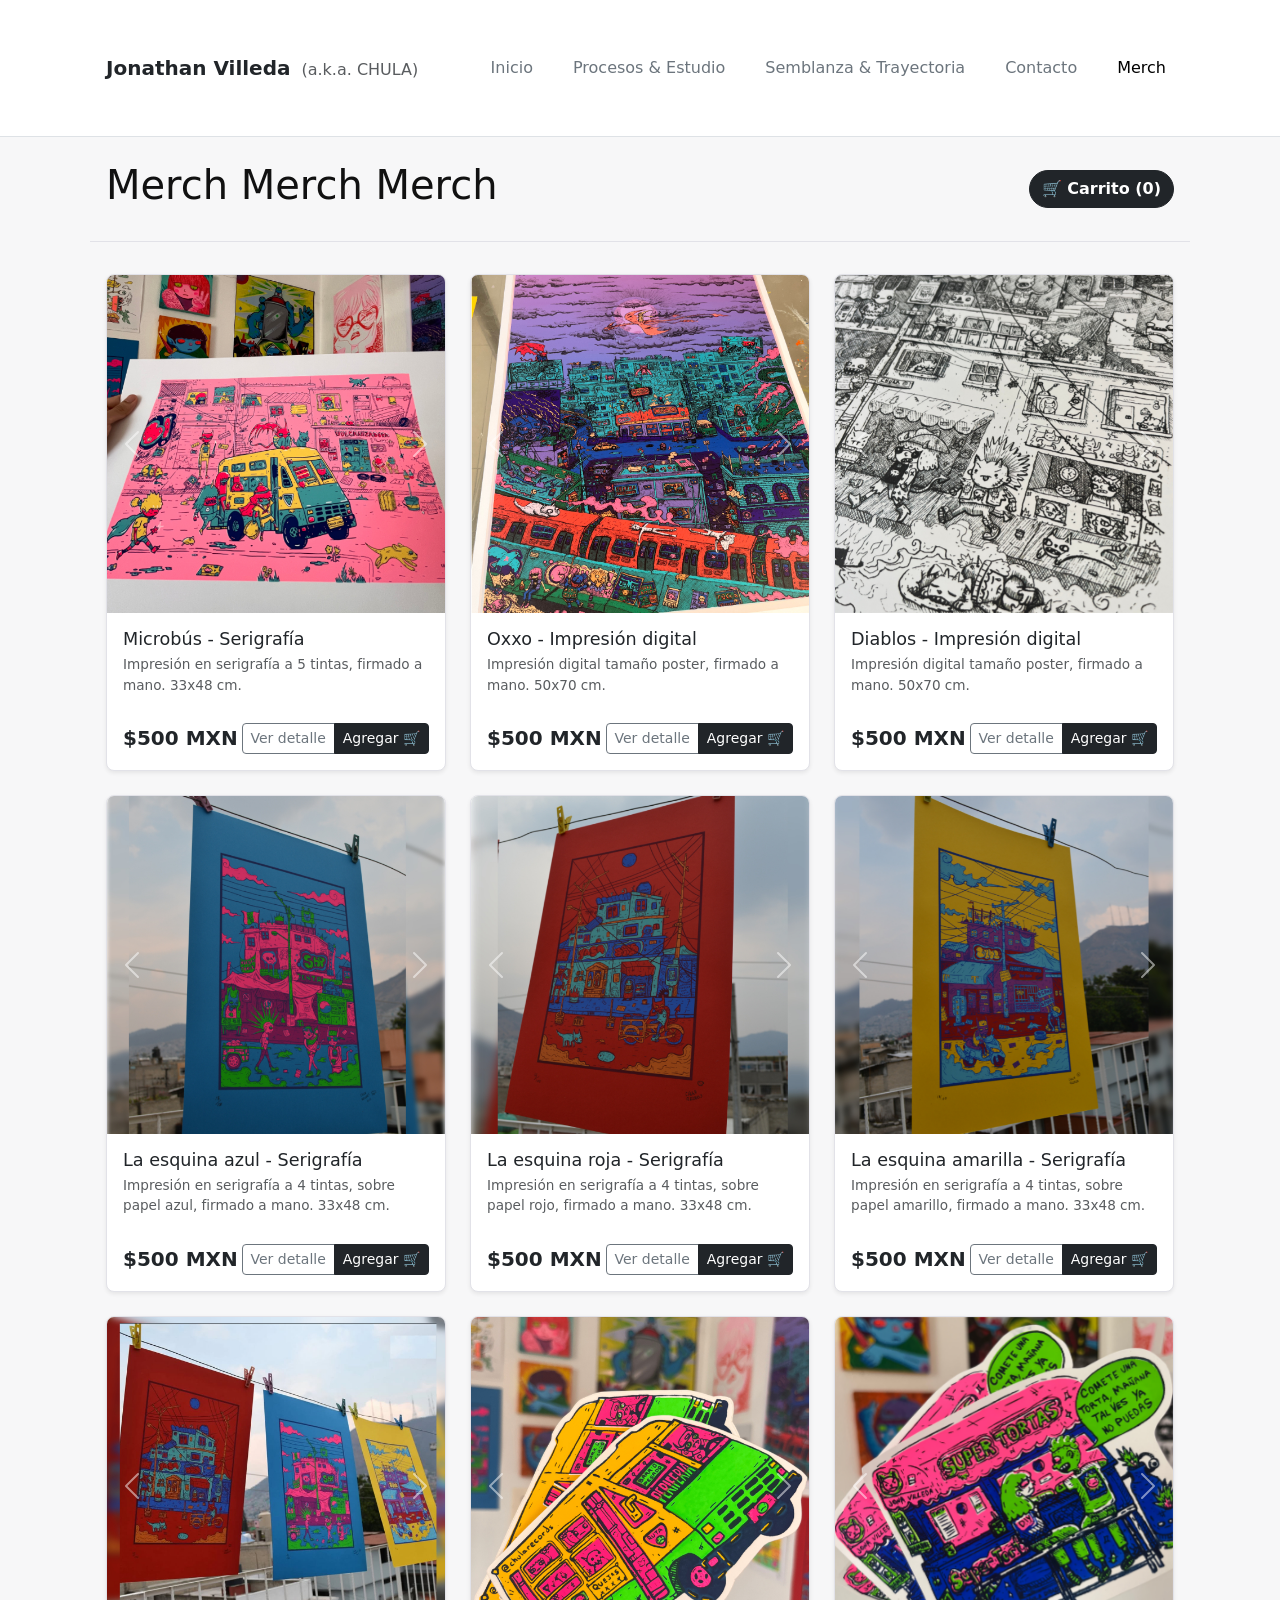
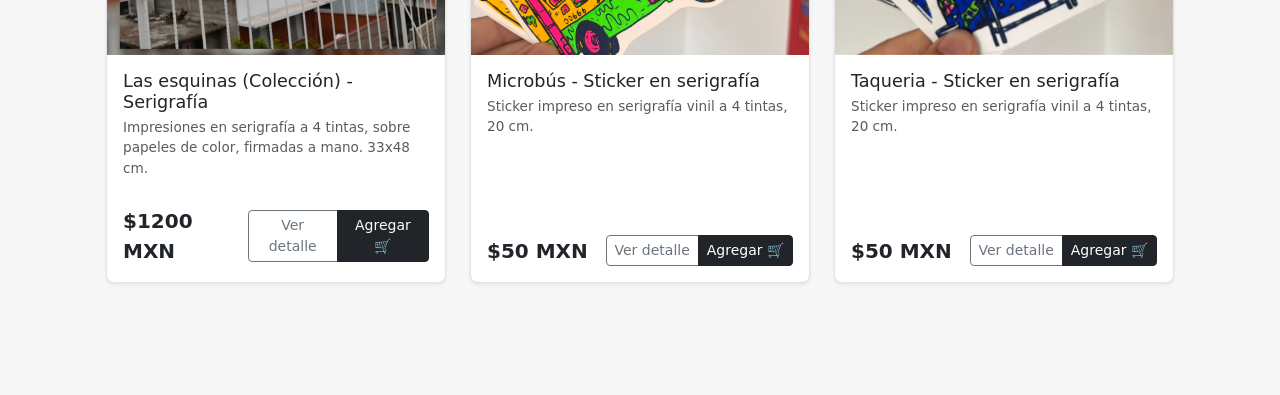
<file: tienda.html>
<!DOCTYPE html>
<html lang="es">
<head>
  <meta charset="UTF-8">
  <meta name="viewport" content="width=device-width, initial-scale=1.0">
  <title>Catálogo & Merch</title>
    <!-- Bootstrap 5 CSS -->
    <link href="https://cdn.jsdelivr.net/npm/bootstrap@5.3.3/dist/css/bootstrap.min.css" rel="stylesheet">
    <!-- Bootstrap Icons -->
    <link rel="stylesheet" href="https://cdn.jsdelivr.net/npm/bootstrap-icons@1.11.3/font/bootstrap-icons.min.css">
  <link rel="stylesheet" href="css/styles_tienda.css">
        <!--FAVICON-->
        <link rel="apple-touch-icon" sizes="180x180" href="favicon/apple-touch-icon.png">
        <link rel="icon" type="image/png" sizes="32x32" href="favicon/favicon-32x32.png">
        <link rel="icon" type="image/png" sizes="16x16" href="favicon/favicon-16x16.png">
        <link rel="manifest" href="favicon/site.webmanifest">
        <link rel="mask-icon" href="favicon/safari-pinned-tab.svg" color="#5bbad5">
        <link rel="shortcut icon" href="favicon/favicon.ico">
        <meta name="msapplication-TileColor" content="#00aba9">
        <meta name="msapplication-config" content="favicon/browserconfig.xml">
        <meta name="theme-color" content="#ffffff">
</head>
<body>
  <!-- Navbar Minimalista (Sticky) -->
    <nav class="navbar navbar-expand-lg navbar-light bg-white border-bottom sticky-top py-3">
        <div class="container">
            <a class="navbar-brand fw-bold tracking-tight text-dark" href="index.html">
                Jonathan Villeda <span class="fw-normal text-muted fs-6 ms-1">(a.k.a. CHULA)</span>
            </a>
            <button class="navbar-toggler border-0" type="button" data-bs-toggle="collapse" data-bs-target="#navbarNav">
                <span class="navbar-toggler-icon"></span>
            </button>
            <div class="collapse navbar-collapse justify-content-end" id="navbarNav">
                <ul class="navbar-nav gap-lg-4 mt-3 mt-lg-0">
                    <li class="nav-item"><a class="nav-link text-secondary fw-medium"" href="index.html">Inicio</a></li>
                    <li class="nav-item"><a class="nav-link text-secondary fw-medium" href="index.html#procesos">Procesos & Estudio</a></li>
                    <li class="nav-item"><a class="nav-link text-secondary fw-medium" href="index.html#trayectoria">Semblanza & Trayectoria</a></li>
                    <li class="nav-item"><a class="nav-link text-secondary fw-medium" href="index.html#contacto"/#contacto">Contacto</a></li>
                    <li class="nav-item"><a class="nav-link  active fw-medium" href="tienda.html">Merch</a></li>
                </ul>
            </div>
        </div>
    </nav>


  <header class="header">
    
    <h1>Merch Merch Merch</h1>
    <button id="cart-toggle-btn" class="btn btn-dark rounded-pill fw-bold" data-bs-toggle="modal" data-bs-target="#cart-modal">
    🛒 Carrito (<span id="cart-count">0</span>)
    </button>
  </header>

  <main class="container">
    <section id="catalog-grid" class="catalog-grid">
      <!-- Los productos se cargan dinámicamente desde JS -->
    </section>
  </main>


<!-- Modal de Detalle de Producto -->
<div class="modal fade" id="productDetailModal" tabindex="-1" aria-labelledby="productDetailModalLabel" aria-hidden="true">
  <div class="modal-dialog modal-dialog-centered modal-xl">
    <div class="modal-content">
      <div class="modal-header">
        <h5 class="modal-title" id="productDetailModalLabel">Detalle del Producto</h5>
        <button type="button" class="btn-close" data-bs-dismiss="modal" aria-label="Close"></button>
      </div>
      <div class="modal-body">
        <div class="row g-4">
          <!-- Columna Izquierda: Carousel Grande -->
          <div class="col-md-8">
            <div id="modalProductCarousel" class="carousel slide" data-bs-ride="false">
              <div class="carousel-indicators" id="modalCarouselIndicators"></div>
              <div class="carousel-inner" id="modalCarouselInner"></div>
              <button class="carousel-control-prev" type="button" data-bs-target="#modalProductCarousel" data-bs-slide="prev">
                <span class="carousel-control-prev-icon" aria-hidden="true"></span>
                <span class="visually-hidden">Anterior</span>
              </button>
              <button class="carousel-control-next" type="button" data-bs-target="#modalProductCarousel" data-bs-slide="next">
                <span class="carousel-control-next-icon" aria-hidden="true"></span>
                <span class="visually-hidden">Siguiente</span>
              </button>
            </div>
          </div>
          <!-- Columna Derecha: Información -->
          <div class="col-md-4 d-flex flex-column justify-content-between">
            <div>
              <span class="badge bg-secondary mb-2" id="modalProductCategory"></span>
              <h3 id="modalProductTitle" class="h4 mb-2"></h3>
              <p id="modalProductPrice" class="fs-4 fw-bold text-success mb-3"></p>
              <p id="modalProductDescription" class="text-muted"></p>
            </div>
            <div class="d-grid mt-3" id="modalProductAction">
              <!-- El botón de agregar se inyecta por JS -->
            </div>
          </div>
        </div>
      </div>
    </div>
  </div>
</div>

 <!-- Modal Checkout / Carrito -->
<div id="cart-modal" class="modal fade" tabindex="-1" aria-labelledby="cartModalLabel" aria-hidden="true">
  <div class="modal-dialog modal-dialog-centered">
    <div class="modal-content">
      
      <div class="modal-header">
        <h5 class="modal-title fw-bold" id="cartModalLabel">Tu Pedido</h5>
        <button type="button" class="btn-close" data-bs-dismiss="modal" aria-label="Close"></button>
      </div>

      <div class="modal-body">
        <div id="cart-items" class="cart-items mb-3">
          <!-- Items renderizados por JS -->
        </div>

        <div class="cart-summary text-end border-top pt-2 mb-3">
          <p class="fs-5 mb-0">Total: <strong>$<span id="cart-total">0</span> MXN</strong></p>
        </div>

        <form id="checkout-form" class="checkout-form d-flex flex-column gap-3">
          <div>
            <label for="pickup-location" class="form-label small fw-bold">Punto de entrega en CDMX:</label>
            <select id="pickup-location" class="form-select" required>
              <option value="" disabled selected>Selecciona una opción</option>
              <option value="Metro Hidalgo (Martes / Jueves) - 11am">Metro Hidalgo (Martes / Jueves) - 11am</option>
              <option value="Metro General Anaya (Lunes / Miércoles / Sábado) - 11am">Metro General Anaya (Lunes / Miércoles / Sábado) - 11am</option>
              <option value="Metro Miguel A. de Quevedo (Lunes / Miércoles / Sábado) - 11am">Metro Miguel A. de Quevedo (Lunes / Miércoles / Sábado) - 11am</option>
              <option value="Paquetería Correos de México (+ $70)">Paquetería Correos de México (+ $70)</option>
              <option value="Paquetería Empresa privada + A cotizar (aprox. $300 nacional)">Paquetería Empresa privada + A cotizar (aprox. $300 nacional)</option>
            </select>
          </div>

          <div>
            <label for="payment-method" class="form-label small fw-bold">Método de pago preferido:</label>
            <select id="payment-method" class="form-select" required>
              <option value="Transferencia (STP)">Transferencia bancaria</option>
              <option value="Efectivo contra entrega">Efectivo contra entrega</option>
            </select>
          </div>

          <button type="submit" class="btn btn-whatsapp btn-lg w-100 mt-2">
            Confirmar Pedido por WhatsApp 📲
          </button>
        </form>
      </div>

    </div>
  </div>
</div>
  <script src="js/scripts_tienda.js"></script>
<!-- Scripts -->
    <script src="https://cdn.jsdelivr.net/npm/bootstrap@5.3.3/dist/js/bootstrap.bundle.min.js"></script>
</body>
</html>
</file>
<file: css/style.css>
/* Variables y Estilos Generales */
:root {
    --bs-body-font-family: system-ui, -apple-system, "Segoe UI", Roboto, "Helvetica Neue", Arial, sans-serif;
}

.tracking-tight {
    letter-spacing: -0.02em;
}

.fs-7 {
    font-size: 0.83rem;
}

/* Proporción 3:4 */
.ratio-3x4 {
    --bs-aspect-ratio: 133.33%;
}

/* Tarjeta de Obra */
.artwork-card {
    cursor: pointer;
    transition: transform 0.3s cubic-bezier(0.25, 0.8, 0.25, 1), box-shadow 0.3s ease;
}

.artwork-card:hover {
    transform: translateY(-4px);
    box-shadow: 0 12px 24px rgba(0, 0, 0, 0.12) !important;
}

/* Imagen dentro de la tarjeta */
.artwork-img {
    transition: transform 0.5s ease;
}

.artwork-card:hover .artwork-img {
    transform: scale(1.03);
}

/* Ajustes para Navbar */
.nav-link {
    transition: color 0.2s ease;
}

.nav-link:hover {
    color: #000 !important;
}

/* Stack de Fotos Interactivo */
.photo-stack {
    position: relative;
    width: 100%;
    cursor: pointer;
    user-select: none;
}

.photo-stack .stack-card:first-child {
    position: relative;
}

.photo-stack .stack-card:nth-child(n+2) {
    position: absolute;
    top: 0;
    left: 0;
    width: 100%;
    height: 100%;
}

.stack-card {
    transition: all 0.4s cubic-bezier(0.25, 0.8, 0.25, 1);
    z-index: 1;
}

.stack-card:not(.active-card) {
    z-index: 1 !important;
    transform: rotate(3.5deg) translate(10px, 8px) scale(0.97);
    opacity: 0.85;
    filter: brightness(0.94);
}

.stack-card.active-card {
    z-index: 10 !important;
    transform: rotate(-1.5deg) translate(0, 0) scale(1);
    opacity: 1;
    filter: brightness(1);
    box-shadow: 0 12px 28px rgba(0, 0, 0, 0.12) !important;
}

.stack-badge {
    position: absolute;
    top: 20px;
    right: 20px;
    font-size: 0.7rem;
    pointer-events: none;
}

.max-w-sm {
    max-width: 380px;
}
</file>
<file: css/styles_tienda.css>
:root {
  --bg-color: #f7f7f8;
  --card-bg: #ffffff;
  --text-color: #111111;
  --accent-color: #25d366; /* WhatsApp Green */
  --border-color: #e2e2e8;
  --max-width: 1100px;
}

* {
  box-sizing: border-box;
  margin: 0;
  padding: 0;
  font-family: system-ui, -apple-system, BlinkMacSystemFont, 'Segoe UI', Roboto, sans-serif;
}

body {
  background-color: var(--bg-color);
  color: var(--text-color);
  padding-bottom: 80px;
}

.header {
  max-width: var(--max-width);
  margin: 0 auto;
  padding: 1.5rem 1rem;
  display: flex;
  justify-content: space-between;
  align-items: center;
  border-bottom: 1px solid var(--border-color);
}

.container {
  max-width: var(--max-width);
  margin: 2rem auto;
  padding: 0 1rem;
}

.catalog-grid {
  display: grid;
  grid-template-columns: repeat(auto-fill, minmax(260px, 1fr));
  gap: 1.5rem;
}

.product-card {
  background: var(--card-bg);
  border: 1px solid var(--border-color);
  border-radius: 8px;
  overflow: hidden;
  display: flex;
  flex-direction: column;
}

.product-card img {
  width: 100%;
  aspect-ratio: 1/1;
}

.product-info {
  padding: 1rem;
  display: flex;
  flex-direction: column;
  flex-grow: 1;
}

.product-title {
  font-size: 1.1rem;
  margin-bottom: 0.25rem;
}

.product-desc {
  font-size: 0.85rem;
  color: #666;
  margin-bottom: 0.75rem;
  flex-grow: 1;
}

.product-footer {
  display: flex;
  justify-content: space-between;
  align-items: center;
  margin-top: auto;
}

.product-price {
  font-weight: bold;
}

.btn-add {
  background: var(--text-color);
  color: #fff;
  border: none;
  padding: 0.5rem 0.75rem;
  border-radius: 4px;
  cursor: pointer;
}

.cart-btn {
  background: var(--text-color);
  color: #fff;
  border: none;
  padding: 0.6rem 1rem;
  border-radius: 20px;
  cursor: pointer;
  font-weight: bold;
}

/* NUEVOS ESTILOS ESPECÍFICOS PARA EL CATÁLOGO Y CARROUSEL */

/* Imágenes en las Cards del catálogo */
.product-card-img {
  aspect-ratio: 1 / 1;
  object-fit: cover;
}

/* Imágenes dentro del Modal de Detalle */
.modal-carousel-img {
  max-height: 600px;
  object-fit: none;
  background-color: #f0f0f2;
  border-radius: 6px;
}

/* Ajuste del botón de WhatsApp */
.btn-whatsapp {
  background-color: var(--accent-color);
  color: #fff;
  border: none;
  font-weight: bold;
}
.btn-whatsapp:hover {
  background-color: #1eb956;
  color: #fff;
}
</file>
